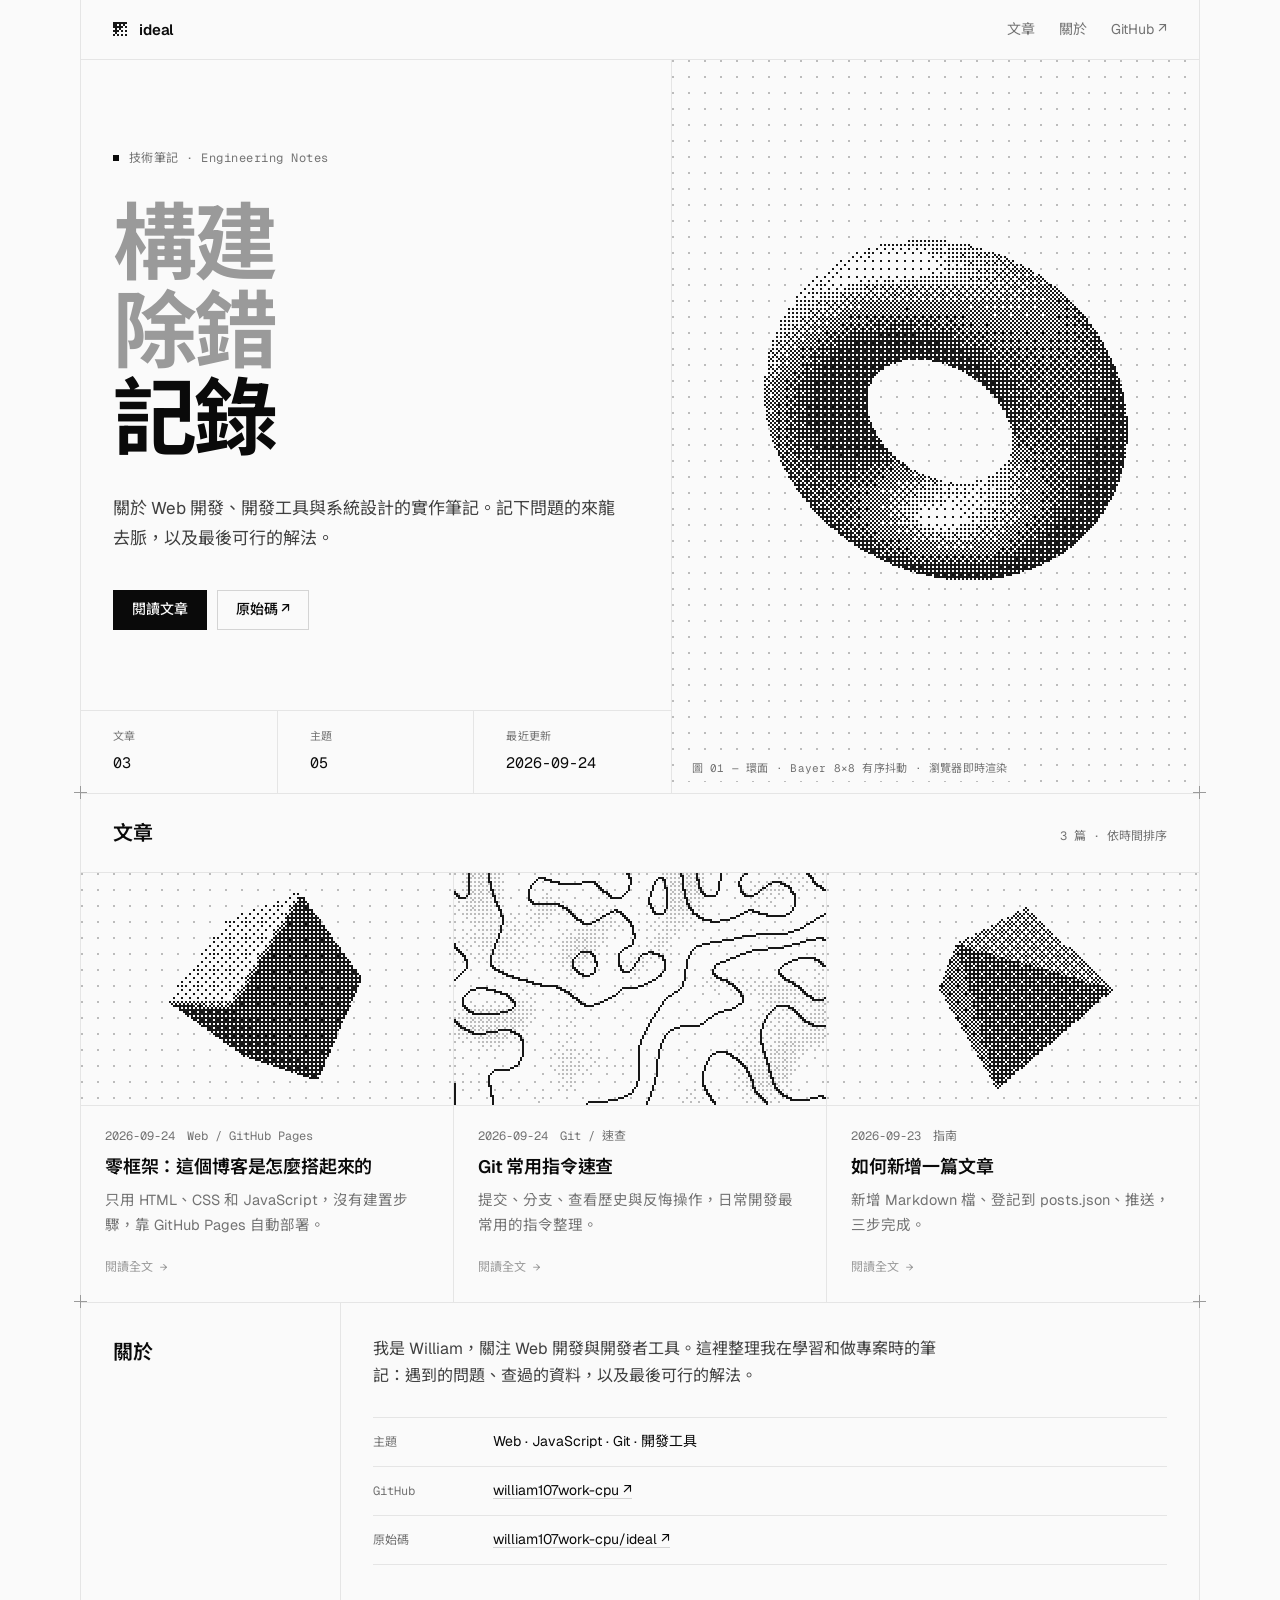
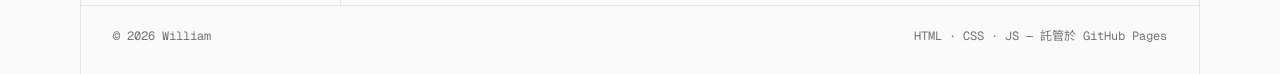
<file: index.html>
<!DOCTYPE html>
<html lang="zh-Hant">
<head>
  <meta charset="UTF-8" />
  <meta name="viewport" content="width=device-width, initial-scale=1.0" />
  <title>ideal — 技術筆記</title>
  <meta name="description" content="關於 Web 開發、開發工具與系統設計的實作筆記。" />
  <meta name="color-scheme" content="light dark" />
  <link rel="icon" href="assets/favicon.svg" type="image/svg+xml" />
  <link rel="preconnect" href="https://fonts.googleapis.com" />
  <link rel="preconnect" href="https://fonts.gstatic.com" crossorigin />
  <link rel="stylesheet" href="https://fonts.googleapis.com/css2?family=Geist:wght@400;500;600;700&family=Geist+Mono:wght@400;500&display=swap" />
  <link rel="stylesheet" href="https://fonts.googleapis.com/css2?family=Noto+Sans+TC:wght@400;500;700&display=swap" />
  <link rel="stylesheet" href="assets/style.css" />
</head>
<body>
  <div class="frame">
    <header class="site-header">
      <a class="brand" href="./"><canvas data-scene="ramp" aria-hidden="true"></canvas><span data-site-name>ideal</span></a>
      <nav class="nav">
        <a href="#posts">文章</a>
        <a href="#about">關於</a>
        <a href="https://github.com/william107work-cpu" target="_blank" rel="noopener">GitHub ↗</a>
      </nav>
    </header>

    <main>
      <section class="hero x">
        <div class="hero-text">
          <p class="eyebrow">技術筆記 · Engineering Notes</p>
          <h1><span class="dim">構建</span><br /><span class="dim">除錯</span><br />記錄</h1>
          <p class="lead">關於 Web 開發、開發工具與系統設計的實作筆記。記下問題的來龍去脈，以及最後可行的解法。</p>
          <div class="actions">
            <a class="btn btn-solid" href="#posts">閱讀文章</a>
            <a class="btn" href="https://github.com/william107work-cpu/ideal" target="_blank" rel="noopener">原始碼 ↗</a>
          </div>
          <dl class="stats">
            <div class="stat"><dt>文章</dt><dd id="stat-count">—</dd></div>
            <div class="stat"><dt>主題</dt><dd id="stat-topics">—</dd></div>
            <div class="stat"><dt>最近更新</dt><dd id="stat-updated">—</dd></div>
          </dl>
        </div>
        <figure class="hero-figure">
          <canvas data-scene="torus" data-seed="hero" data-rx="1.05" data-ry="0.35" data-cam="4.8" aria-hidden="true"></canvas>
          <figcaption><span>圖 01 — 環面 · Bayer 8×8 有序抖動 · 瀏覽器即時渲染</span></figcaption>
        </figure>
      </section>

      <section id="posts" class="block x">
        <div class="block-head"><h2>文章</h2><span id="post-count"></span></div>
        <div class="cards-wrap">
          <div class="cards" id="post-list"><p class="note">載入中…</p></div>
        </div>
      </section>

      <section id="about" class="block about">
        <div class="about-label"><h2>關於</h2></div>
        <div class="about-body">
          <p>我是 <span data-author>William</span>，關注 Web 開發與開發者工具。這裡整理我在學習和做專案時的筆記：遇到的問題、查過的資料，以及最後可行的解法。</p>
          <dl class="facts">
            <div><dt>主題</dt><dd>Web · JavaScript · Git · 開發工具</dd></div>
            <div><dt>GitHub</dt><dd><a href="https://github.com/william107work-cpu" target="_blank" rel="noopener">william107work-cpu ↗</a></dd></div>
            <div><dt>原始碼</dt><dd><a href="https://github.com/william107work-cpu/ideal" target="_blank" rel="noopener">william107work-cpu/ideal ↗</a></dd></div>
          </dl>
        </div>
      </section>
    </main>

    <footer class="site-footer">
      <span>© <span data-year></span> <span data-author>William</span></span>
      <span>HTML · CSS · JS — 託管於 GitHub Pages</span>
    </footer>
  </div>

  <script src="assets/main.js"></script>
</body>
</html>
</file>
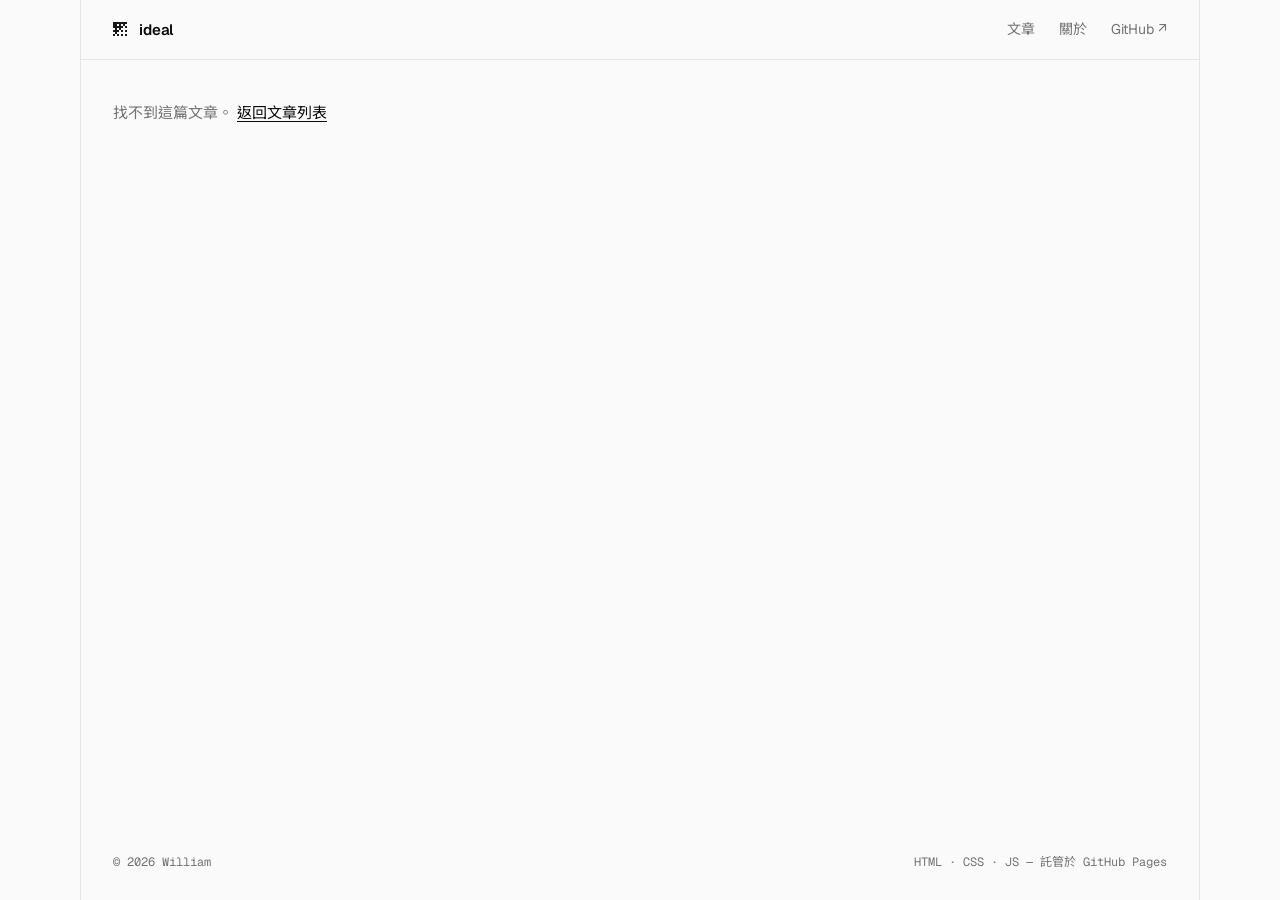
<file: post.html>
<!DOCTYPE html>
<html lang="zh-Hant">
<head>
  <meta charset="UTF-8" />
  <meta name="viewport" content="width=device-width, initial-scale=1.0" />
  <title>ideal — 技術筆記</title>
  <meta name="color-scheme" content="light dark" />
  <link rel="icon" href="assets/favicon.svg" type="image/svg+xml" />
  <link rel="preconnect" href="https://fonts.googleapis.com" />
  <link rel="preconnect" href="https://fonts.gstatic.com" crossorigin />
  <link rel="stylesheet" href="https://fonts.googleapis.com/css2?family=Geist:wght@400;500;600;700&family=Geist+Mono:wght@400;500&display=swap" />
  <link rel="stylesheet" href="https://fonts.googleapis.com/css2?family=Noto+Sans+TC:wght@400;500;700&display=swap" />
  <link rel="stylesheet" href="assets/style.css" />
</head>
<body>
  <div id="progress" class="progress" aria-hidden="true"></div>

  <div class="frame">
    <header class="site-header">
      <a class="brand" href="./"><canvas data-scene="ramp" aria-hidden="true"></canvas><span data-site-name>ideal</span></a>
      <nav class="nav">
        <a href="./#posts">文章</a>
        <a href="./#about">關於</a>
        <a href="https://github.com/william107work-cpu" target="_blank" rel="noopener">GitHub ↗</a>
      </nav>
    </header>

    <main id="article">
      <p class="note">載入中…</p>
    </main>

    <footer class="site-footer">
      <span>© <span data-year></span> <span data-author>William</span></span>
      <span>HTML · CSS · JS — 託管於 GitHub Pages</span>
    </footer>
  </div>

  <script src="assets/main.js"></script>
</body>
</html>
</file>
<file: assets/style.css>
/* ============ ideal · 技術筆記 ============ */
/* 只用黑、白、灰：結構靠細線，質感靠抖動圖 */
:root {
  --bg: #fafafa;
  --fg: #0a0a0a;
  --fg-2: #404040;
  --muted: #737373;
  --faint: #9a9a9a;
  --line: #e5e5e5;
  --line-2: #d4d4d4;
  --hover: rgba(0, 0, 0, 0.022);
  --code-bg: #f4f4f4;
  --dither: #171717;
  --dither-bg: #bcbcbc; /* 背景點陣與地形暈渲用較淡的灰 */
  --dither-invert: 1; /* 淺色模式：墨點代表陰影 */
  --sans: "Geist", "Noto Sans TC", -apple-system, BlinkMacSystemFont, "PingFang TC", "Microsoft JhengHei", sans-serif;
  --mono: "Geist Mono", ui-monospace, "SF Mono", Menlo, Consolas, "Noto Sans TC", monospace;
  --frame: 1120px;
  --pad: 32px;
}

@media (prefers-color-scheme: dark) {
  :root {
    --bg: #0a0a0a;
    --fg: #ededed;
    --fg-2: #c2c2c2;
    --muted: #8f8f8f;
    --faint: #616161;
    --line: #222222;
    --line-2: #333333;
    --hover: rgba(255, 255, 255, 0.025);
    --code-bg: #111111;
    --dither: #d4d4d4;
    --dither-bg: #3d3d3d;
    --dither-invert: 0; /* 深色模式：光點代表亮部 */
  }
}

*,
*::before,
*::after { box-sizing: border-box; }

html { scroll-behavior: smooth; -webkit-text-size-adjust: 100%; }

body {
  margin: 0;
  background: var(--bg);
  color: var(--fg);
  font-family: var(--sans);
  font-size: 16px;
  line-height: 1.7;
  -webkit-font-smoothing: antialiased;
  -moz-osx-font-smoothing: grayscale;
}

::selection { background: var(--fg); color: var(--bg); }

a { color: inherit; text-decoration: none; }

canvas { display: block; }

/* ============ 外框：貫穿全頁的兩條直線 ============ */
.frame {
  display: flex;
  flex-direction: column;
  min-height: 100vh;
  max-width: var(--frame);
  margin: 0 auto;
  border-left: 1px solid var(--line);
  border-right: 1px solid var(--line);
}

main { flex: 1; }

.block { border-bottom: 1px solid var(--line); }

/* 橫線與外框交會處的十字標記 */
.x { position: relative; }

.x::before,
.x::after {
  content: "";
  position: absolute;
  bottom: -6px;
  z-index: 2;
  width: 13px;
  height: 13px;
  pointer-events: none;
  background:
    linear-gradient(var(--faint), var(--faint)) center / 1px 100% no-repeat,
    linear-gradient(var(--faint), var(--faint)) center / 100% 1px no-repeat;
}

.x::before { left: -7px; }
.x::after { right: -7px; }

/* ============ 頁首 ============ */
.site-header {
  position: sticky;
  top: 0;
  z-index: 10;
  display: flex;
  align-items: center;
  justify-content: space-between;
  gap: 16px;
  height: 60px;
  padding: 0 var(--pad);
  border-bottom: 1px solid var(--line);
  background: var(--bg);
  background: color-mix(in srgb, var(--bg) 88%, transparent);
  -webkit-backdrop-filter: blur(10px);
  backdrop-filter: blur(10px);
}

.brand {
  display: inline-flex;
  align-items: center;
  gap: 10px;
  font-size: 15px;
  font-weight: 600;
  letter-spacing: -0.01em;
}

.brand canvas { width: 16px; height: 16px; }

.nav { display: flex; align-items: center; font-size: 14px; }

.nav a {
  padding: 6px 12px;
  color: var(--muted);
  transition: color 0.15s;
}

.nav a:last-child { padding-right: 0; }
.nav a:hover { color: var(--fg); }

/* ============ 首屏 ============ */
.hero {
  display: grid;
  grid-template-columns: minmax(0, 1.12fr) minmax(0, 1fr);
  border-bottom: 1px solid var(--line);
}

.hero-text {
  display: flex;
  flex-direction: column;
  padding: 88px var(--pad) 0;
  border-right: 1px solid var(--line);
}

.eyebrow {
  display: flex;
  align-items: center;
  gap: 10px;
  margin: 0 0 32px;
  font-family: var(--mono);
  font-size: 12px;
  letter-spacing: 0.04em;
  color: var(--muted);
}

.eyebrow::before {
  content: "";
  width: 6px;
  height: 6px;
  background: var(--fg);
}

.hero h1 {
  margin: 0;
  font-size: clamp(52px, 7vw, 84px);
  font-weight: 700;
  line-height: 1.04;
  letter-spacing: -0.03em;
}

.hero h1 .dim { color: var(--faint); }

.lead {
  max-width: 30em;
  margin: 32px 0 0;
  font-size: 17px;
  line-height: 1.75;
  color: var(--fg-2);
}

.actions { display: flex; flex-wrap: wrap; gap: 10px; margin-top: 36px; }

.btn {
  display: inline-flex;
  align-items: center;
  height: 40px;
  padding: 0 18px;
  font-size: 14px;
  font-weight: 500;
  border: 1px solid var(--line-2);
  transition: background 0.15s, border-color 0.15s, color 0.15s;
}

.btn:hover { border-color: var(--fg); }

.btn-solid { color: var(--bg); background: var(--fg); border-color: var(--fg); }
.btn-solid:hover { color: var(--fg); background: transparent; }

.stats {
  display: grid;
  grid-template-columns: repeat(3, minmax(0, 1fr));
  margin: 80px calc(-1 * var(--pad)) 0;
  border-top: 1px solid var(--line);
}

.stat { padding: 16px var(--pad) 18px; border-right: 1px solid var(--line); }
.stat:last-child { border-right: 0; }

.stat dt {
  font-family: var(--mono);
  font-size: 11px;
  letter-spacing: 0.04em;
  color: var(--muted);
}

.stat dd {
  margin: 4px 0 0;
  overflow: hidden;
  font-family: var(--mono);
  font-size: 15px;
  white-space: nowrap;
  text-overflow: ellipsis;
}

.hero-figure { position: relative; min-height: 540px; margin: 0; }

.hero-figure canvas { position: absolute; inset: 0; width: 100%; height: 100%; }

.hero-figure figcaption {
  position: absolute;
  left: 12px;
  right: 12px;
  bottom: 12px;
  font-family: var(--mono);
  font-size: 11px;
  letter-spacing: 0.02em;
  color: var(--muted);
}

.hero-figure figcaption span { display: inline-block; padding: 3px 8px; background: var(--bg); }

/* ============ 區塊標題 ============ */
.block-head {
  display: flex;
  align-items: baseline;
  justify-content: space-between;
  gap: 16px;
  padding: 22px var(--pad);
  border-bottom: 1px solid var(--line);
}

.block-head h2,
.about-label h2 {
  margin: 0;
  font-size: 20px;
  font-weight: 600;
  letter-spacing: -0.01em;
}

.block-head span { font-family: var(--mono); font-size: 12px; color: var(--muted); }

/* ============ 文章卡片：共用細線的格狀排列 ============ */
.cards-wrap { overflow: hidden; }

.cards {
  display: grid;
  grid-template-columns: repeat(3, minmax(0, 1fr));
  margin: 0 -1px -1px 0;
}

.card {
  display: flex;
  flex-direction: column;
  border-right: 1px solid var(--line);
  border-bottom: 1px solid var(--line);
  transition: background 0.2s;
}

.card:hover { background: var(--hover); }

.cover {
  position: relative;
  aspect-ratio: 16 / 10;
  border-bottom: 1px solid var(--line);
}

.cover canvas,
.banner canvas { position: absolute; inset: 0; width: 100%; height: 100%; }

.card-body {
  display: flex;
  flex: 1;
  flex-direction: column;
  gap: 8px;
  padding: 20px 24px 24px;
}

.card-meta {
  display: flex;
  flex-wrap: wrap;
  gap: 4px 12px;
  margin: 0;
  font-family: var(--mono);
  font-size: 12px;
  color: var(--muted);
}

.card h3 {
  margin: 0;
  font-size: 18px;
  font-weight: 600;
  line-height: 1.45;
  letter-spacing: -0.01em;
  text-decoration: underline;
  text-decoration-color: transparent;
  text-underline-offset: 4px;
  transition: text-decoration-color 0.2s;
}

.card:hover h3 { text-decoration-color: var(--fg); }

.card-summary { margin: 0; font-size: 14.5px; line-height: 1.7; color: var(--muted); }

.card-more {
  margin-top: auto;
  padding-top: 12px;
  font-family: var(--mono);
  font-size: 12px;
  color: var(--faint);
  transition: color 0.2s;
}

.card:hover .card-more { color: var(--fg); }

.note { margin: 0; padding: 40px var(--pad); font-size: 15px; color: var(--muted); }
.note a { color: var(--fg); text-decoration: underline; text-underline-offset: 3px; }

/* ============ 關於 ============ */
.about { display: grid; grid-template-columns: 260px minmax(0, 1fr); }

.about-label { padding: 32px var(--pad); border-right: 1px solid var(--line); }

.about-body { padding: 32px var(--pad) 40px; }

.about-body > p { max-width: 36em; margin: 0 0 28px; color: var(--fg-2); }

.facts { margin: 0; border-top: 1px solid var(--line); }

.facts div {
  display: grid;
  grid-template-columns: 120px minmax(0, 1fr);
  padding: 12px 0;
  border-bottom: 1px solid var(--line);
  font-size: 14px;
}

.facts dt { padding-top: 2px; font-family: var(--mono); font-size: 12px; color: var(--muted); }
.facts dd { margin: 0; }

.facts a {
  text-decoration: underline;
  text-decoration-color: var(--line-2);
  text-underline-offset: 3px;
  transition: text-decoration-color 0.15s;
}

.facts a:hover { text-decoration-color: var(--fg); }

/* ============ 頁尾 ============ */
.site-footer {
  display: flex;
  flex-wrap: wrap;
  justify-content: space-between;
  gap: 8px 24px;
  padding: 20px var(--pad) 28px;
  font-family: var(--mono);
  font-size: 12px;
  color: var(--muted);
}

/* ============ 文章頁 ============ */
.progress {
  position: fixed;
  top: 0;
  left: 0;
  right: 0;
  z-index: 20;
  height: 2px;
  background: var(--fg);
  transform: scaleX(0);
  transform-origin: left;
}

.article-head { padding: 40px var(--pad) 44px; }

.crumb {
  display: inline-block;
  margin-bottom: 48px;
  font-family: var(--mono);
  font-size: 12px;
  color: var(--muted);
  transition: color 0.15s;
}

.crumb:hover { color: var(--fg); }

.article-head .meta {
  display: flex;
  flex-wrap: wrap;
  gap: 4px 16px;
  margin: 0 0 16px;
  font-family: var(--mono);
  font-size: 12px;
  color: var(--muted);
}

.article-head h1 {
  max-width: 18em;
  margin: 0;
  font-size: clamp(34px, 4.8vw, 54px);
  font-weight: 700;
  line-height: 1.15;
  letter-spacing: -0.03em;
}

.article-head .summary { max-width: 36em; margin: 20px 0 0; font-size: 17px; color: var(--fg-2); }

.banner { position: relative; height: 260px; }

.article-body { display: grid; grid-template-columns: minmax(0, 1fr) 260px; }

.prose-wrap { padding: 56px var(--pad) 80px; border-right: 1px solid var(--line); }

.toc { padding: 56px 24px; }
.toc-inner { position: sticky; top: 100px; }

.toc-title {
  margin: 0 0 12px;
  font-family: var(--mono);
  font-size: 11px;
  letter-spacing: 0.04em;
  color: var(--muted);
}

.toc ol { margin: 0; padding: 0; list-style: none; border-left: 1px solid var(--line); }

.toc a {
  display: block;
  margin-left: -1px;
  padding: 5px 0 5px 14px;
  border-left: 1px solid transparent;
  font-size: 13.5px;
  line-height: 1.5;
  color: var(--muted);
  transition: color 0.15s, border-color 0.15s;
}

.toc a:hover { color: var(--fg); }
.toc a.active { color: var(--fg); border-left-color: var(--fg); }

/* 內文排版 */
.prose { max-width: 700px; font-size: 16.5px; line-height: 1.85; color: var(--fg-2); }
.prose > :first-child { margin-top: 0; }

.prose h2 {
  margin: 56px 0 16px;
  font-size: 22px;
  font-weight: 600;
  line-height: 1.4;
  letter-spacing: -0.01em;
  color: var(--fg);
  scroll-margin-top: 84px;
}

.prose h3 { margin: 36px 0 12px; font-size: 18px; font-weight: 600; color: var(--fg); scroll-margin-top: 84px; }

.anchor {
  margin-left: 10px;
  font-family: var(--mono);
  font-weight: 400;
  color: var(--faint);
  opacity: 0;
  transition: opacity 0.15s;
}

.prose h2:hover .anchor { opacity: 1; }

.prose p,
.prose ul,
.prose ol { margin: 0 0 1.25em; }

.prose ul,
.prose ol { padding-left: 1.4em; }

.prose li { margin: 0.3em 0; }
.prose li::marker { color: var(--faint); }
.prose strong { font-weight: 600; color: var(--fg); }

.prose a {
  color: var(--fg);
  text-decoration: underline;
  text-decoration-color: var(--line-2);
  text-underline-offset: 3px;
}

.prose a:hover { text-decoration-color: var(--fg); }

.prose img { display: block; max-width: 100%; height: auto; border: 1px solid var(--line); }

.prose blockquote {
  margin: 1.6em 0;
  padding: 2px 0 2px 18px;
  border-left: 2px solid var(--fg);
  color: var(--fg-2);
}

.prose blockquote p { margin: 0; }

.prose hr { margin: 48px 0; border: 0; border-top: 1px solid var(--line); }

.prose code {
  padding: 1px 5px;
  font-family: var(--mono);
  font-size: 0.86em;
  color: var(--fg);
  background: var(--code-bg);
  border: 1px solid var(--line);
}

.code-block { margin: 1.5em 0 1.8em; background: var(--code-bg); border: 1px solid var(--line); }

.code-bar {
  display: flex;
  align-items: center;
  justify-content: space-between;
  height: 36px;
  padding: 0 6px 0 14px;
  border-bottom: 1px solid var(--line);
  font-family: var(--mono);
  font-size: 11px;
  letter-spacing: 0.06em;
  text-transform: uppercase;
  color: var(--muted);
}

.copy {
  padding: 4px 8px;
  font: inherit;
  letter-spacing: 0;
  text-transform: none;
  color: var(--muted);
  background: none;
  border: 0;
  cursor: pointer;
}

.copy:hover { color: var(--fg); }

.code-block pre {
  margin: 0;
  padding: 16px 18px;
  overflow-x: auto;
  font-family: var(--mono);
  font-size: 13.5px;
  line-height: 1.75;
}

.code-block code { padding: 0; font-size: inherit; background: none; border: 0; }

.tok-comment { color: var(--muted); }

/* 上一篇／下一篇 */
.pager { display: grid; grid-template-columns: repeat(2, minmax(0, 1fr)); }

.pager a,
.pager .empty {
  display: flex;
  flex-direction: column;
  gap: 6px;
  min-height: 104px;
  padding: 24px var(--pad) 28px;
}

.pager .prev { border-right: 1px solid var(--line); }
.pager .next { align-items: flex-end; text-align: right; }
.pager a { transition: background 0.2s; }
.pager a:hover { background: var(--hover); }

.pager-label { font-family: var(--mono); font-size: 12px; color: var(--muted); }
.pager-title { font-size: 16px; font-weight: 500; }

/* ============ 窄螢幕 ============ */
@media (max-width: 960px) {
  .hero { grid-template-columns: minmax(0, 1fr); }
  .hero-text { padding-top: 72px; border-right: 0; }
  .hero-figure { min-height: 0; aspect-ratio: 4 / 3; border-top: 1px solid var(--line); }
  .cards { grid-template-columns: repeat(2, minmax(0, 1fr)); }
  .article-body { grid-template-columns: minmax(0, 1fr); }
  .prose-wrap { border-right: 0; }
  .toc { display: none; }
}

@media (max-width: 640px) {
  :root { --pad: 20px; }
  .frame { border-left: 0; border-right: 0; }
  .x::before,
  .x::after { display: none; }
  .nav a { padding: 6px 8px; }
  .hero-text { padding-top: 56px; }
  .eyebrow { margin-bottom: 24px; }
  .stats { margin-top: 56px; }
  .stat { padding: 14px 14px 16px; }
  .stat:first-child { padding-left: var(--pad); }
  .stat dd { font-size: 13px; }
  .cards { grid-template-columns: minmax(0, 1fr); }
  .about { grid-template-columns: minmax(0, 1fr); }
  .about-label { padding-bottom: 0; border-right: 0; }
  .about-body { padding-top: 16px; }
  .facts div { grid-template-columns: 88px minmax(0, 1fr); }
  .crumb { margin-bottom: 32px; }
  .banner { height: 180px; }
  .prose-wrap { padding: 40px var(--pad) 56px; }
  .prose { font-size: 16px; }
  .pager { grid-template-columns: minmax(0, 1fr); }
  .pager .prev { border-right: 0; }
  .pager a + a { border-top: 1px solid var(--line); }
  .pager .next { align-items: flex-start; text-align: left; }
  .pager .empty { display: none; }
}

@media (prefers-reduced-motion: reduce) {
  html { scroll-behavior: auto; }
  *,
  *::before,
  *::after { transition: none !important; }
}
</file>
